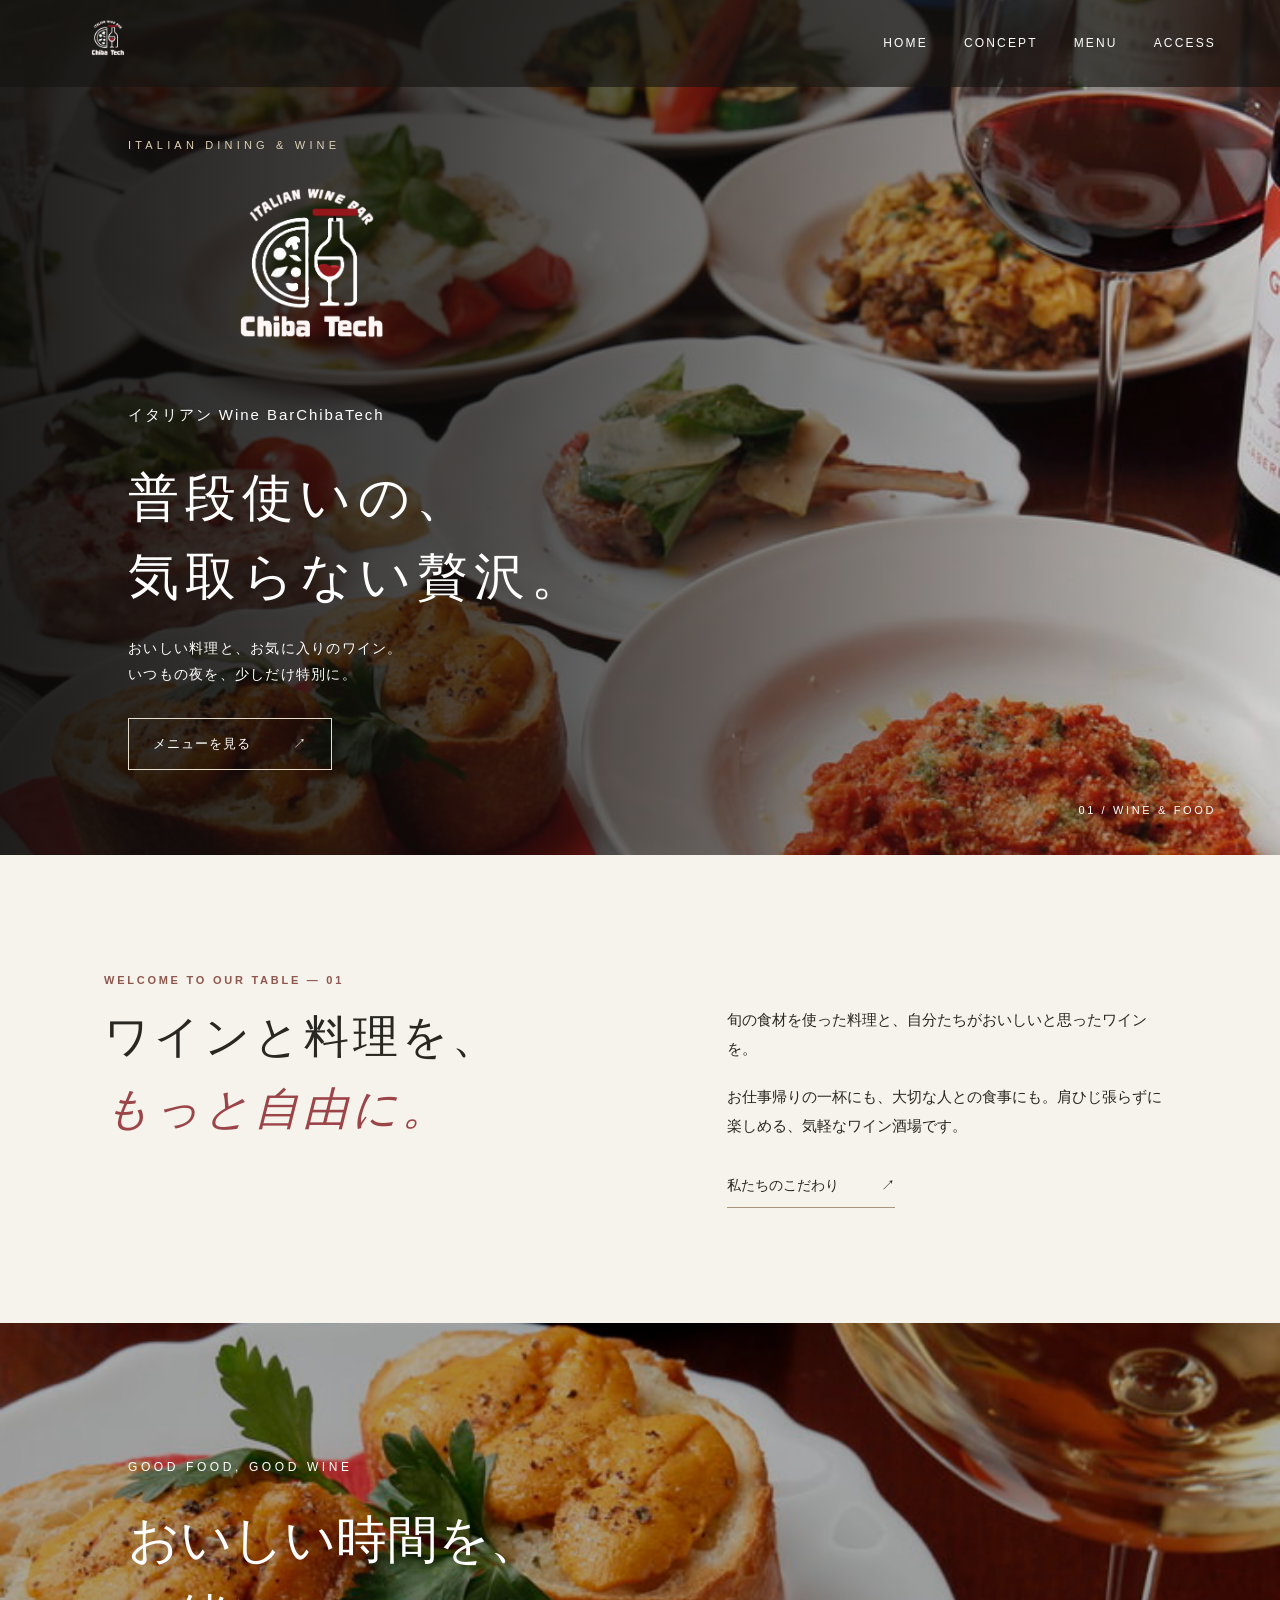
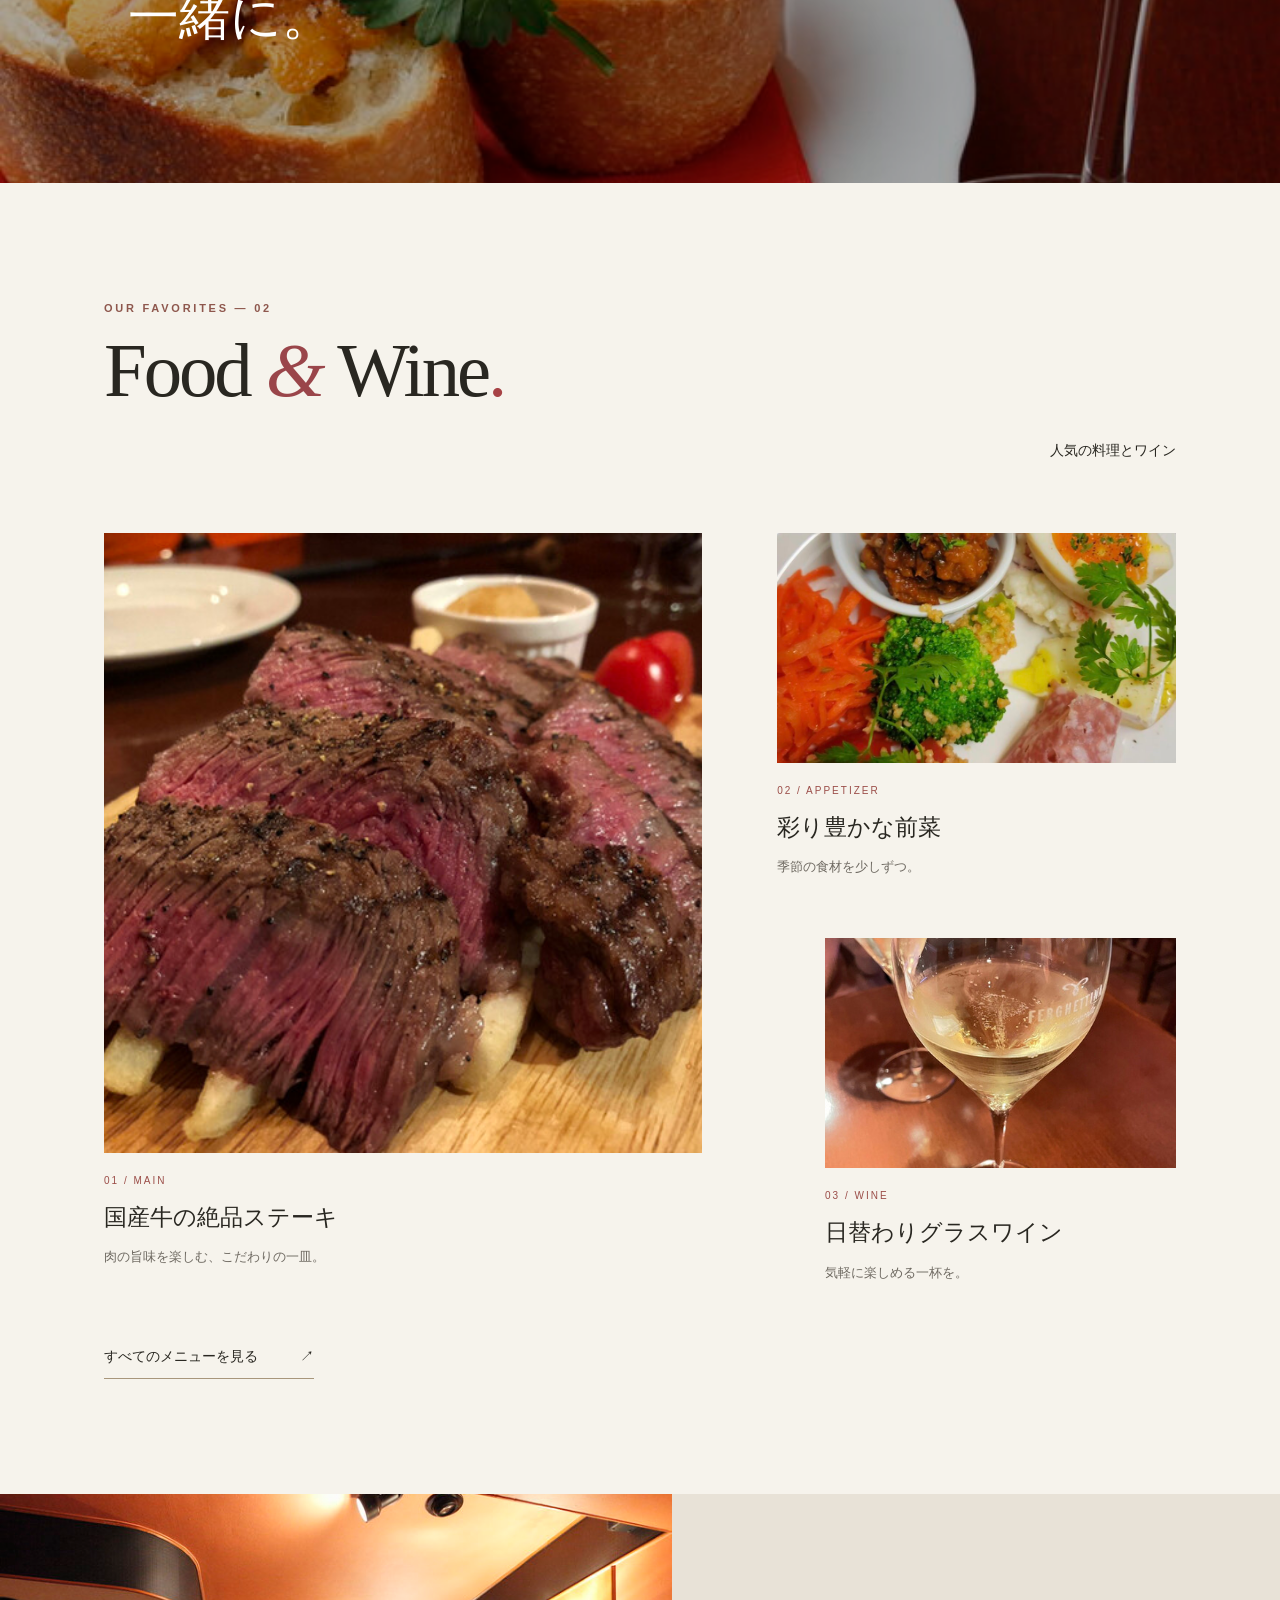
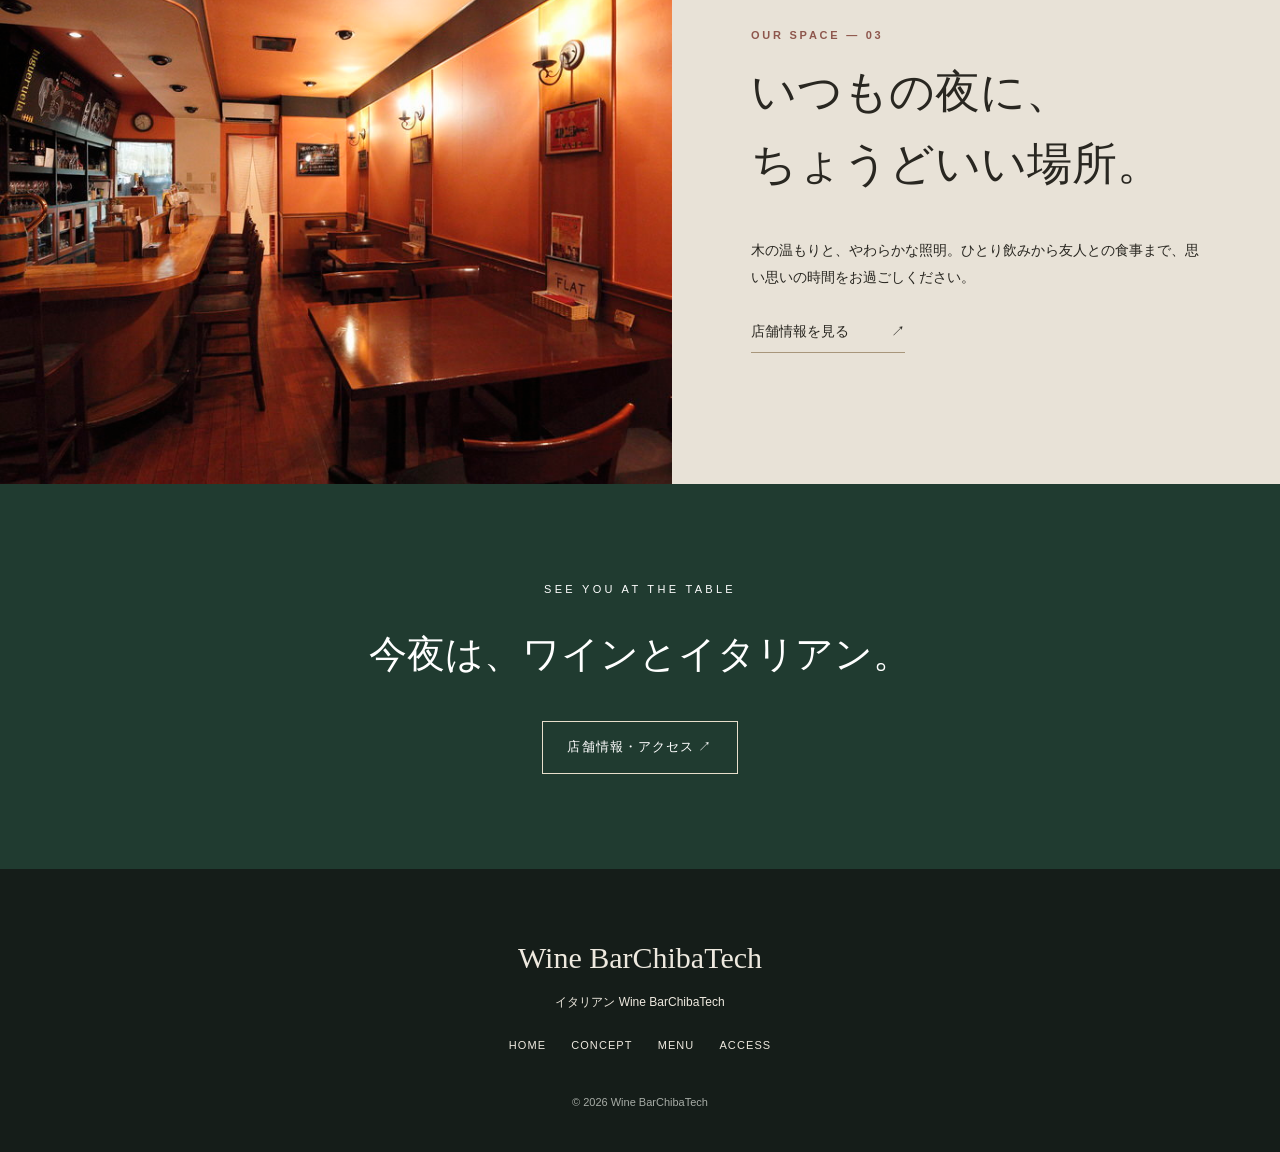
<file: index.html>
<!DOCTYPE html>
<html lang="ja">
<head>
  <meta charset="UTF-8">
  <meta name="viewport" content="width=device-width, initial-scale=1.0">
  <meta name="description" content="イタリアン Wine BarChibaTech。旬の料理とワインを気軽に楽しむワインバー。">
  <title>HOME | イタリアン Wine BarChibaTech</title>
  <link rel="stylesheet" href="style.css">
</head>
<body class="home">
<header class="site-header">
  <a class="header-logo" href="index.html"><img src="images/logo.png" alt="Wine BarChibaTech ロゴ"></a>
  <nav><a href="index.html">HOME</a><a href="concept.html">CONCEPT</a><a href="menu.html">MENU</a><a href="access.html">ACCESS</a></nav>
</header>
<main>
<section class="hero">
  <img class="hero-bg" src="images/こだわり3コース料理.jpg" alt="こだわり3コース料理">
  <div class="hero-shade"></div>
  <div class="hero-content">
    <p class="hero-small">ITALIAN DINING & WINE</p>
    <img class="hero-logo" src="images/logo.png" alt="Wine BarChibaTech">
    <p class="hero-brand">イタリアン Wine BarChibaTech</p>
    <h1>普段使いの、<br>気取らない贅沢。</h1>
    <p class="hero-lead">おいしい料理と、お気に入りのワイン。<br>いつもの夜を、少しだけ特別に。</p>
    <a class="outline-button" href="menu.html">メニューを見る <span>↗</span></a>
  </div>
  <span class="hero-number">01 / WINE & FOOD</span>
</section>
<section class="welcome section-wrap">
  <div class="welcome-title"><p class="eyebrow">WELCOME TO OUR TABLE — 01</p><h2>ワインと料理を、<br><em>もっと自由に。</em></h2></div>
  <div class="welcome-copy"><p>旬の食材を使った料理と、自分たちがおいしいと思ったワインを。</p><p>お仕事帰りの一杯にも、大切な人との食事にも。肩ひじ張らずに楽しめる、気軽なワイン酒場です。</p><a class="arrow-link" href="concept.html">私たちのこだわり <span>↗</span></a></div>
</section>
<section class="photo-band"><img src="images/ワインと人気メニュー.jpg" alt="ワインと料理を囲む食卓"><div><span>GOOD FOOD, GOOD WINE</span><p>おいしい時間を、<br>一緒に。</p></div></section>
<section class="selection section-wrap">
  <div class="section-heading"><div><p class="eyebrow">OUR FAVORITES — 02</p><h2>Food <em>&</em> Wine<span class="red-dot">.</span></h2></div><p>人気の料理とワイン</p></div>
  <div class="feature-grid">
    <a class="feature-card feature-large" href="menu.html"><img src="images/国産業ステーキ2.jpg" alt="国産牛のステーキ"><span class="feature-no">01 / MAIN</span><h3>国産牛の絶品ステーキ</h3><p>肉の旨味を楽しむ、こだわりの一皿。</p></a>
    <a class="feature-card feature-small" href="menu.html"><img src="images/こだわり1.jpg" alt="彩り豊かな前菜盛り合わせ"><span class="feature-no">02 / APPETIZER</span><h3>彩り豊かな前菜</h3><p>季節の食材を少しずつ。</p></a>
    <a class="feature-card feature-small feature-offset" href="menu.html"><img src="images/ワイン2.jpg" alt="グラスワイン"><span class="feature-no">03 / WINE</span><h3>日替わりグラスワイン</h3><p>気軽に楽しめる一杯を。</p></a>
  </div>
  <a class="arrow-link section-end" href="menu.html">すべてのメニューを見る <span>↗</span></a>
</section>
<section class="space-section"><div class="space-photo"><img src="images/内装2.jpg" alt="木のカウンターとテーブルが並ぶ店内"></div><div class="space-copy"><p class="eyebrow">OUR SPACE — 03</p><h2>いつもの夜に、<br>ちょうどいい場所。</h2><p>木の温もりと、やわらかな照明。ひとり飲みから友人との食事まで、思い思いの時間をお過ごしください。</p><a class="arrow-link" href="access.html">店舗情報を見る <span>↗</span></a></div></section>
<section class="bottom-cta"><p>SEE YOU AT THE TABLE</p><h2>今夜は、ワインとイタリアン。</h2><a class="outline-button" href="access.html">店舗情報・アクセス ↗</a></section>
</main>
<footer><div class="footer-brand">Wine BarChibaTech</div><p>イタリアン Wine BarChibaTech</p><div class="footer-links"><a href="index.html">HOME</a><a href="concept.html">CONCEPT</a><a href="menu.html">MENU</a><a href="access.html">ACCESS</a></div><small>© 2026 Wine BarChibaTech</small></footer>
</body>
</html>
</file>
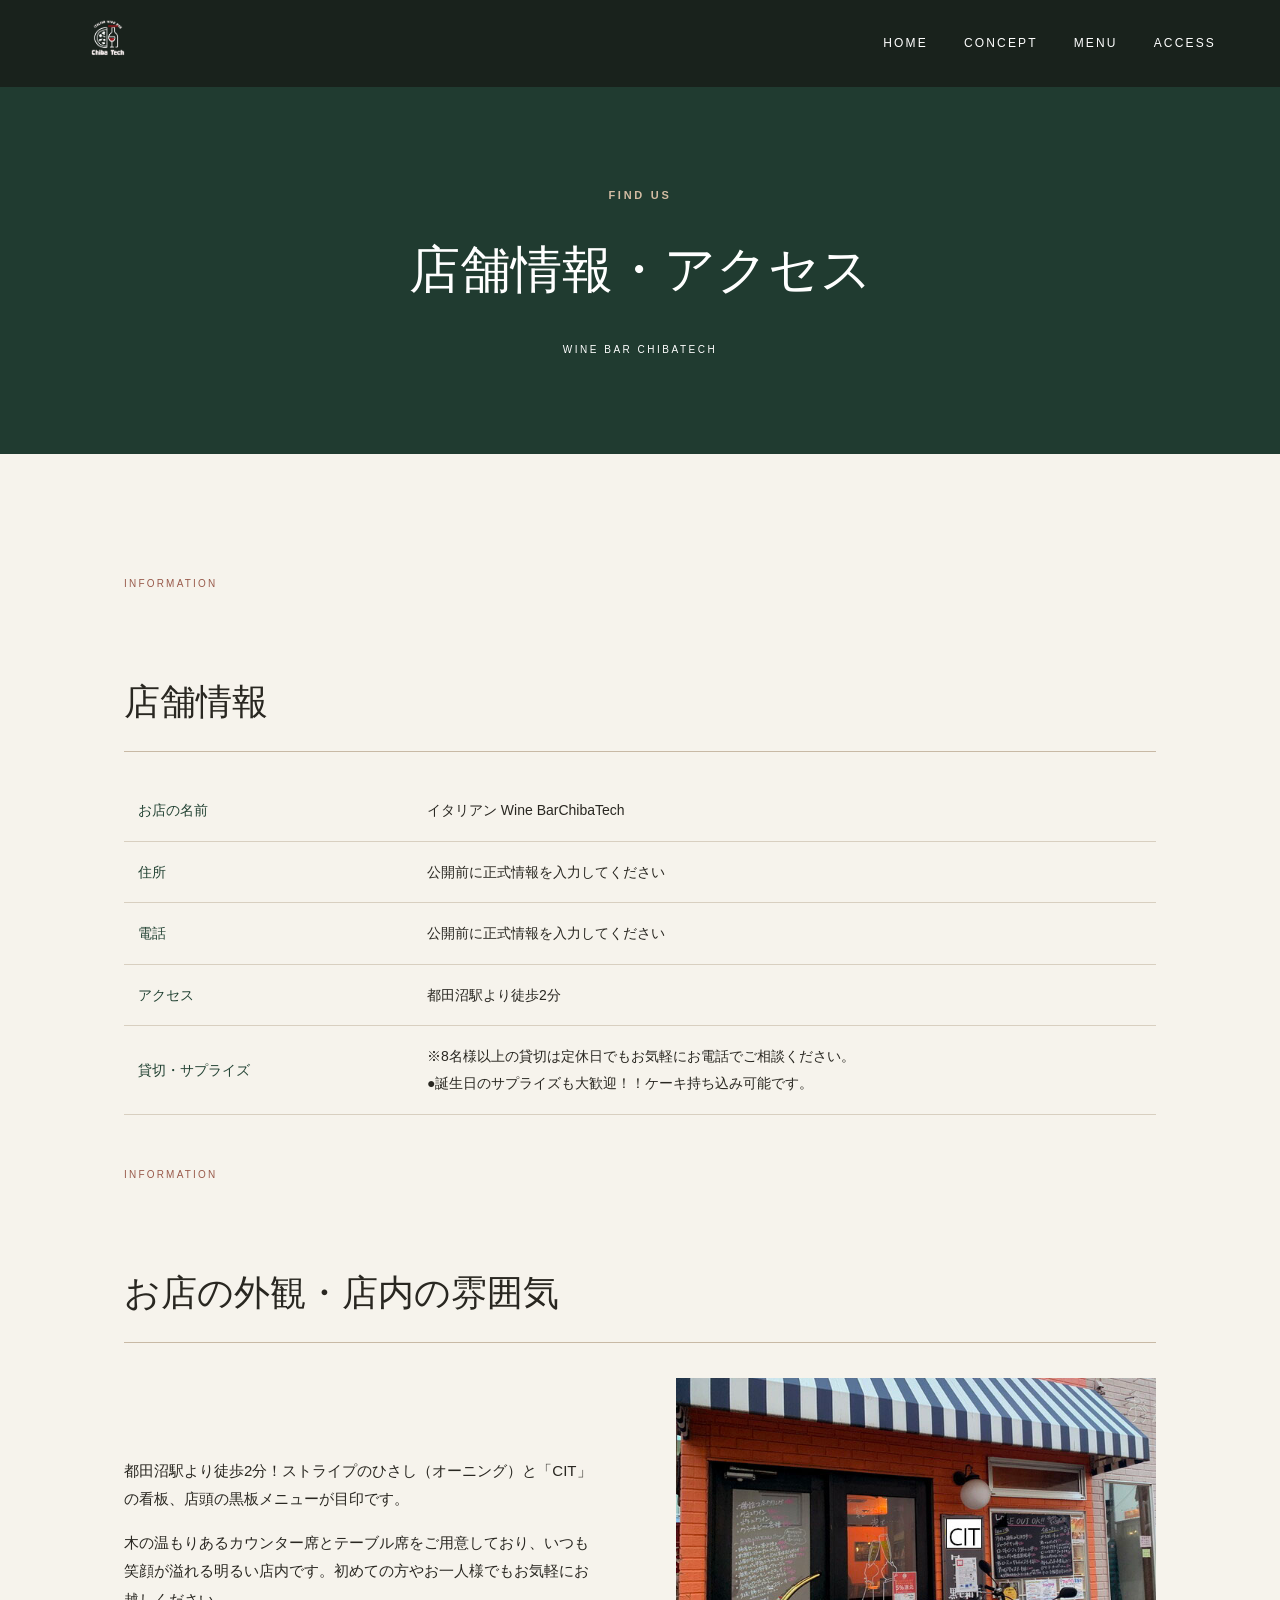
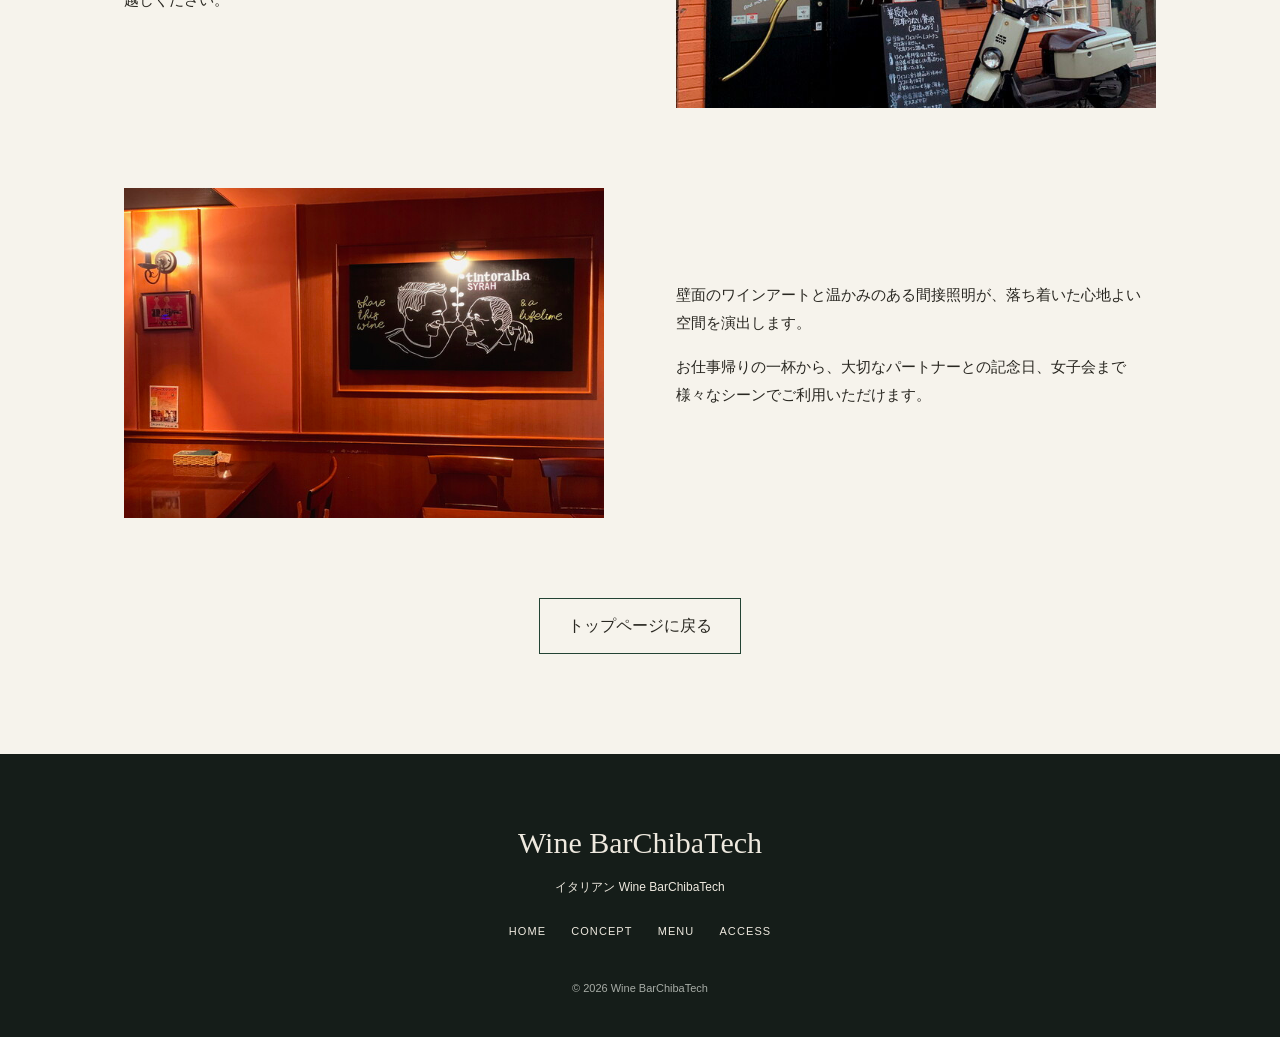
<file: access.html>
<!DOCTYPE html>
<html lang="ja">
<head>
  <meta charset="UTF-8">
  <meta name="viewport" content="width=device-width, initial-scale=1.0">
  <meta name="description" content="イタリアン Wine BarChibaTech。旬の料理とワインを気軽に楽しむワインバー。">
  <title>店舗情報・アクセス | イタリアン Wine BarChibaTech</title>
  <link rel="stylesheet" href="style.css">
</head>
<body class="access">
<header class="site-header">
  <a class="header-logo" href="index.html"><img src="images/logo.png" alt="Wine BarChibaTech ロゴ"></a>
  <nav><a href="index.html">HOME</a><a href="concept.html">CONCEPT</a><a href="menu.html">MENU</a><a href="access.html">ACCESS</a></nav>
</header>
<main><section class="sub-hero"><p class="eyebrow">FIND US</p><h1>店舗情報・アクセス</h1><span>WINE BAR CHIBATECH</span></section><div class="page-content"><div class="container content-shell">
<p class="eyebrow">VISIT US</p><h1>店舗情報・アクセス</h1>
<p class="section-number">INFORMATION</p><h2>店舗情報</h2>
<table>
<tr>
<th>お店の名前</th>
<td>イタリアン Wine BarChibaTech</td>
</tr>
<tr>
<th>住所</th>
<td>公開前に正式情報を入力してください</td>
</tr>
<tr>
<th>電話</th>
<td>公開前に正式情報を入力してください</td>
</tr>
<tr>
<th>アクセス</th>
<td>都田沼駅より徒歩2分</td>
</tr>
<tr>
<th>貸切・サプライズ</th>
<td>
          ※8名様以上の貸切は定休日でもお気軽にお電話でご相談ください。<br/>
          ●誕生日のサプライズも大歓迎！！ケーキ持ち込み可能です。
        </td>
</tr>
</table>
<p class="section-number">INFORMATION</p><h2>お店の外観・店内の雰囲気</h2>
<div class="flex-box">
<div class="flex-text">
<p>都田沼駅より徒歩2分！ストライプのひさし（オーニング）と「CIT」の看板、店頭の黒板メニューが目印です。</p>
<p>木の温もりあるカウンター席とテーブル席をご用意しており、いつも笑顔が溢れる明るい店内です。初めての方やお一人様でもお気軽にお越しください。</p>
</div>
<div class="flex-img">
<img alt="イタリアン CIT 店舗外観" loading="lazy" src="images/外観.jpg"/>
</div>
</div>
<div class="flex-box">
<div class="flex-text">
<p>壁面のワインアートと温かみのある間接照明が、落ち着いた心地よい空間を演出します。</p>
<p>お仕事帰りの一杯から、大切なパートナーとの記念日、女子会まで様々なシーンでご利用いただけます。</p>
</div>
<div class="flex-img">
<img alt="イタリアン CIT 店内のテーブル席" loading="lazy" src="images/内装1.jpg"/>
</div>
</div>
<!-- 戻るボタン -->
<div class="back-btn-area">
<a class="back-btn" href="index.html">トップページに戻る</a>
</div>
</div></div></main>
<footer><div class="footer-brand">Wine BarChibaTech</div><p>イタリアン Wine BarChibaTech</p><div class="footer-links"><a href="index.html">HOME</a><a href="concept.html">CONCEPT</a><a href="menu.html">MENU</a><a href="access.html">ACCESS</a></div><small>© 2026 Wine BarChibaTech</small></footer>
</body>
</html>
</file>
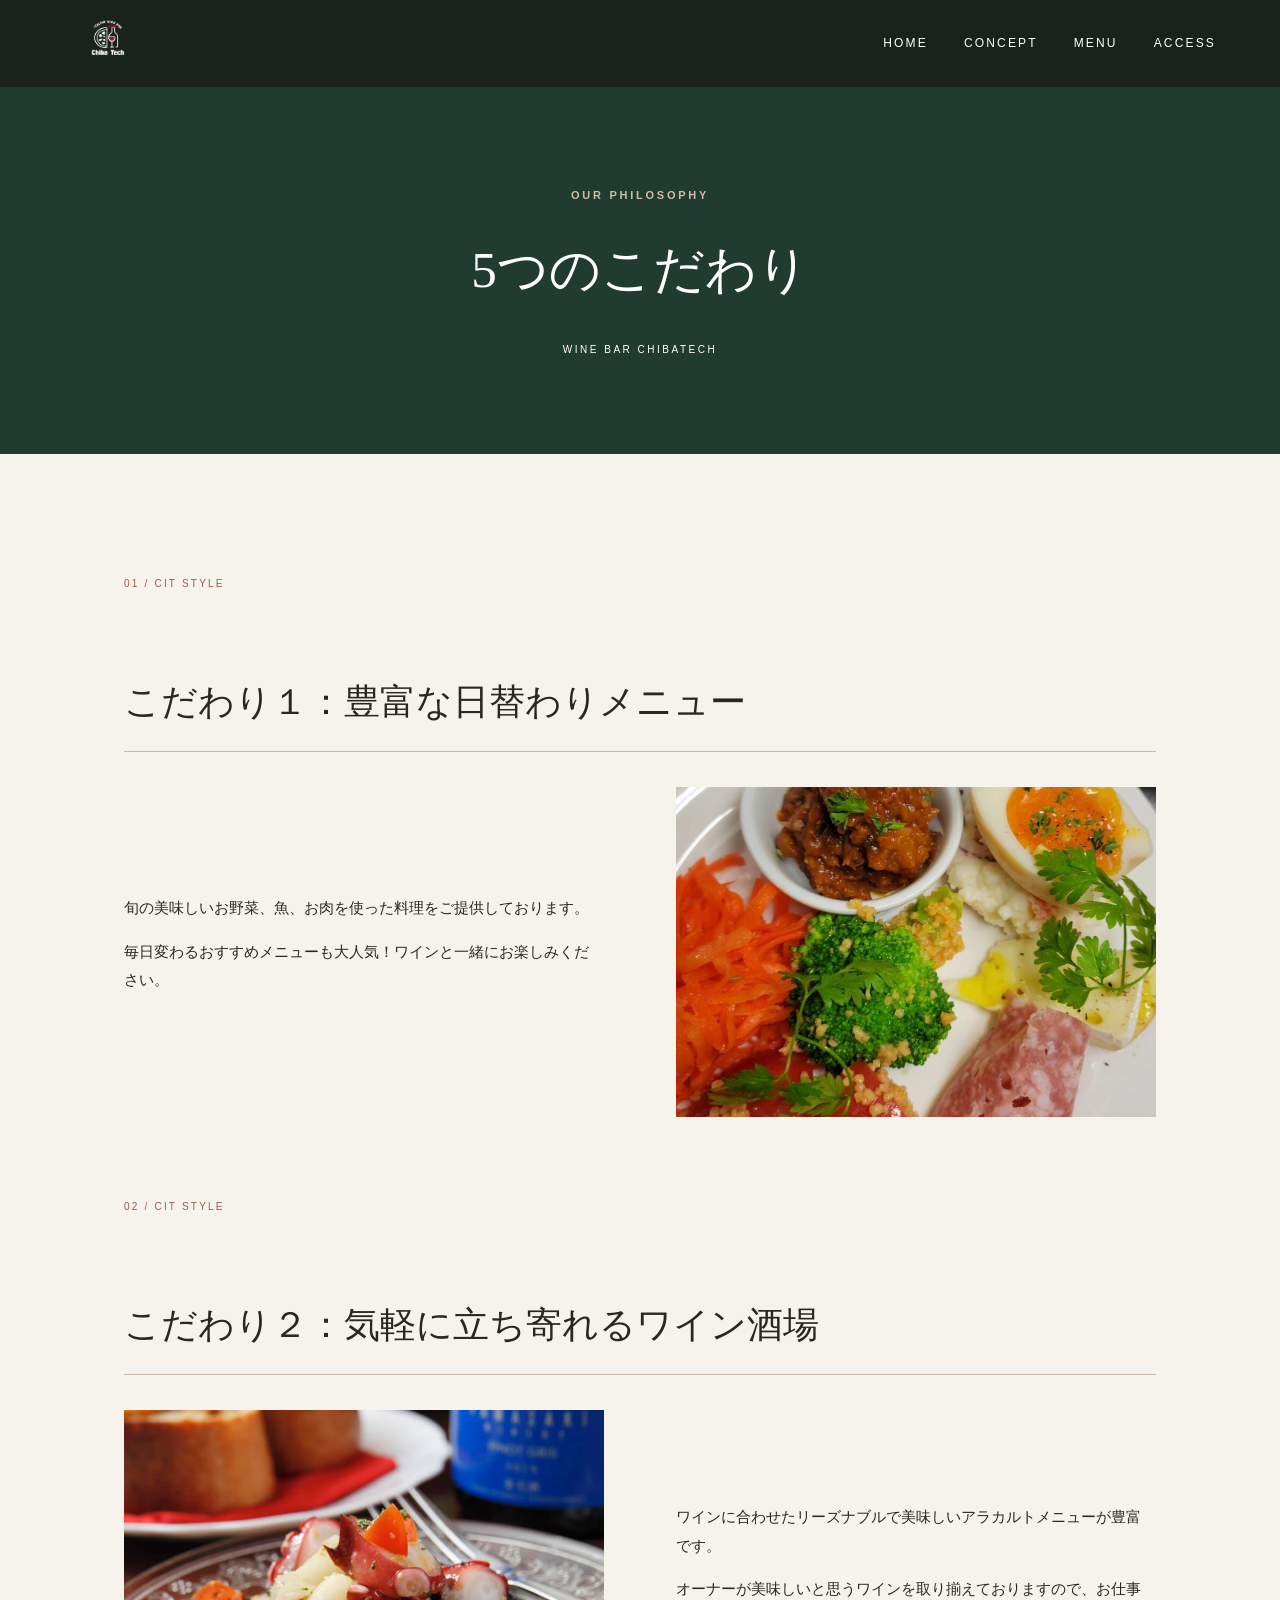
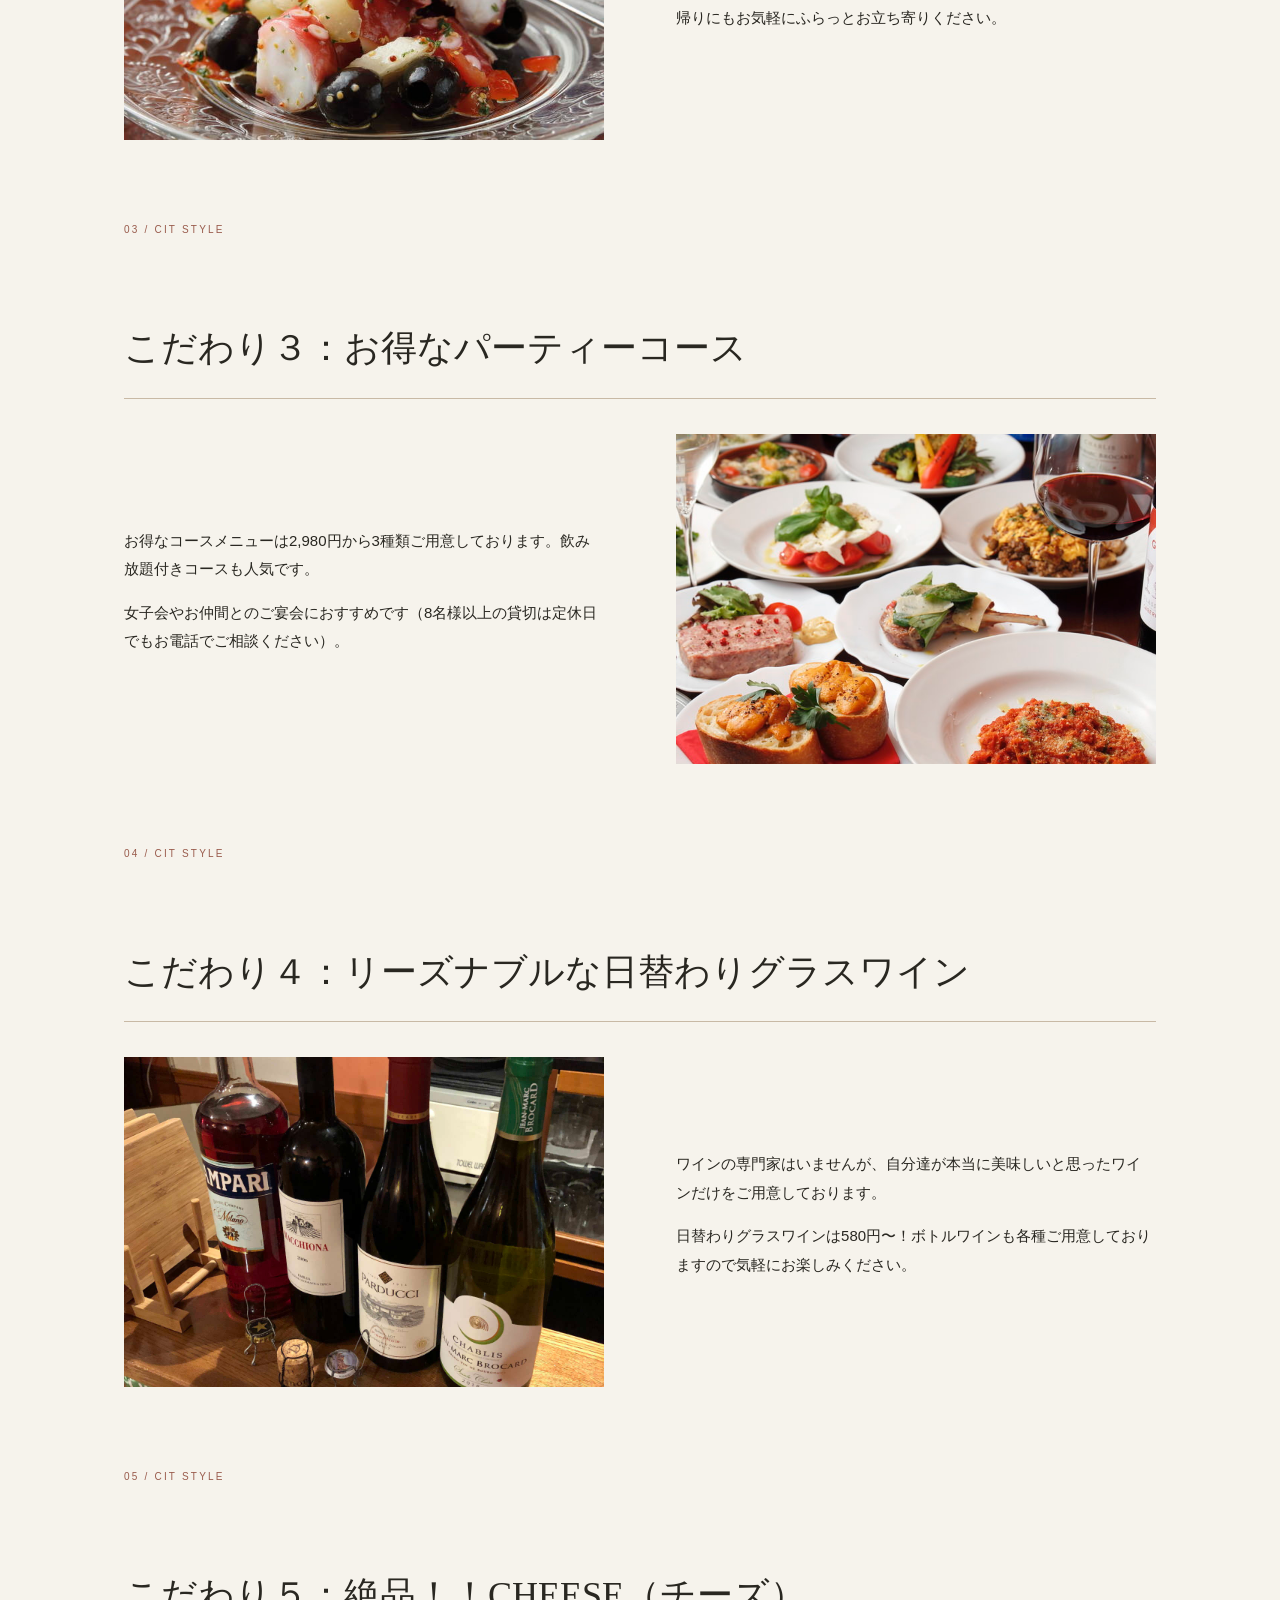
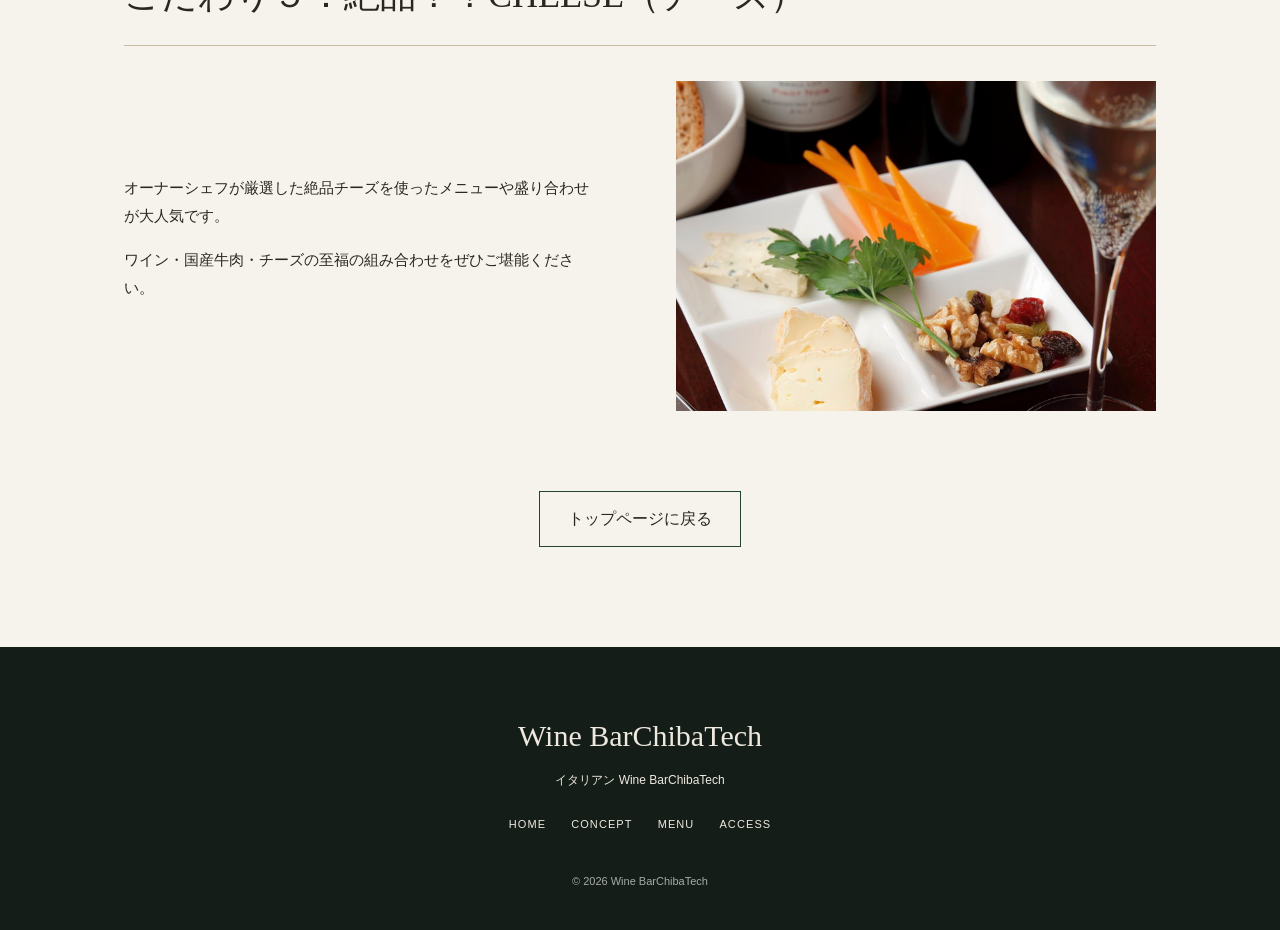
<file: concept.html>
<!DOCTYPE html>
<html lang="ja">
<head>
  <meta charset="UTF-8">
  <meta name="viewport" content="width=device-width, initial-scale=1.0">
  <meta name="description" content="イタリアン Wine BarChibaTech。旬の料理とワインを気軽に楽しむワインバー。">
  <title>5つのこだわり | イタリアン Wine BarChibaTech</title>
  <link rel="stylesheet" href="style.css">
</head>
<body class="concept">
<header class="site-header">
  <a class="header-logo" href="index.html"><img src="images/logo.png" alt="Wine BarChibaTech ロゴ"></a>
  <nav><a href="index.html">HOME</a><a href="concept.html">CONCEPT</a><a href="menu.html">MENU</a><a href="access.html">ACCESS</a></nav>
</header>
<main><section class="sub-hero"><p class="eyebrow">OUR PHILOSOPHY</p><h1>5つのこだわり</h1><span>WINE BAR CHIBATECH</span></section><div class="page-content"><div class="container content-shell">
<p class="eyebrow">OUR PHILOSOPHY</p><h1>イタリアン CIT のこだわり</h1>
<p class="section-number">01 / CIT STYLE</p><h2>こだわり１：豊富な日替わりメニュー</h2>
<div class="flex-box">
<div class="flex-text">
<p>旬の美味しいお野菜、魚、お肉を使った料理をご提供しております。</p>
<p>毎日変わるおすすめメニューも大人気！ワインと一緒にお楽しみください。</p>
</div>
<div class="flex-img">
<img alt="日替わり前菜プレート" loading="lazy" src="images/こだわり1.jpg"/>
</div>
</div>
<p class="section-number">02 / CIT STYLE</p><h2>こだわり２：気軽に立ち寄れるワイン酒場</h2>
<div class="flex-box">
<div class="flex-text">
<p>ワインに合わせたリーズナブルで美味しいアラカルトメニューが豊富です。</p>
<p>オーナーが美味しいと思うワインを取り揃えておりますので、お仕事帰りにもお気軽にふらっとお立ち寄りください。</p>
</div>
<div class="flex-img">
<img alt="タコのマリネと白ワイン" loading="lazy" src="images/こだわり2.jpg"/>
</div>
</div>
<p class="section-number">03 / CIT STYLE</p><h2>こだわり３：お得なパーティーコース</h2>
<div class="flex-box">
<div class="flex-text">
<p>お得なコースメニューは2,980円から3種類ご用意しております。飲み放題付きコースも人気です。</p>
<p>女子会やお仲間とのご宴会におすすめです（8名様以上の貸切は定休日でもお電話でご相談ください）。</p>
</div>
<div class="flex-img">
<img alt="パーティーコース料理" loading="lazy" src="images/こだわり3コース料理.jpg"/>
</div>
</div>
<p class="section-number">04 / CIT STYLE</p><h2>こだわり４：リーズナブルな日替わりグラスワイン</h2>
<div class="flex-box">
<div class="flex-text">
<p>ワインの専門家はいませんが、自分達が本当に美味しいと思ったワインだけをご用意しております。</p>
<p>日替わりグラスワインは580円〜！ボトルワインも各種ご用意しておりますので気軽にお楽しみください。</p>
</div>
<div class="flex-img">
<img alt="厳選ボトルワイン" loading="lazy" src="images/こだわり2または4.jpg"/>
</div>
</div>
<p class="section-number">05 / CIT STYLE</p><h2>こだわり５：絶品！！CHEESE（チーズ）</h2>
<div class="flex-box">
<div class="flex-text">
<p>オーナーシェフが厳選した絶品チーズを使ったメニューや盛り合わせが大人気です。</p>
<p>ワイン・国産牛肉・チーズの至福の組み合わせをぜひご堪能ください。</p>
</div>
<div class="flex-img">
<img alt="厳選チーズ盛り合わせ" loading="lazy" src="images/こだわり5 (2).jpg"/>
</div>
</div>
<!-- 戻るボタン -->
<div class="back-btn-area">
<a class="back-btn" href="index.html">トップページに戻る</a>
</div>
</div></div></main>
<footer><div class="footer-brand">Wine BarChibaTech</div><p>イタリアン Wine BarChibaTech</p><div class="footer-links"><a href="index.html">HOME</a><a href="concept.html">CONCEPT</a><a href="menu.html">MENU</a><a href="access.html">ACCESS</a></div><small>© 2026 Wine BarChibaTech</small></footer>
</body>
</html>
</file>
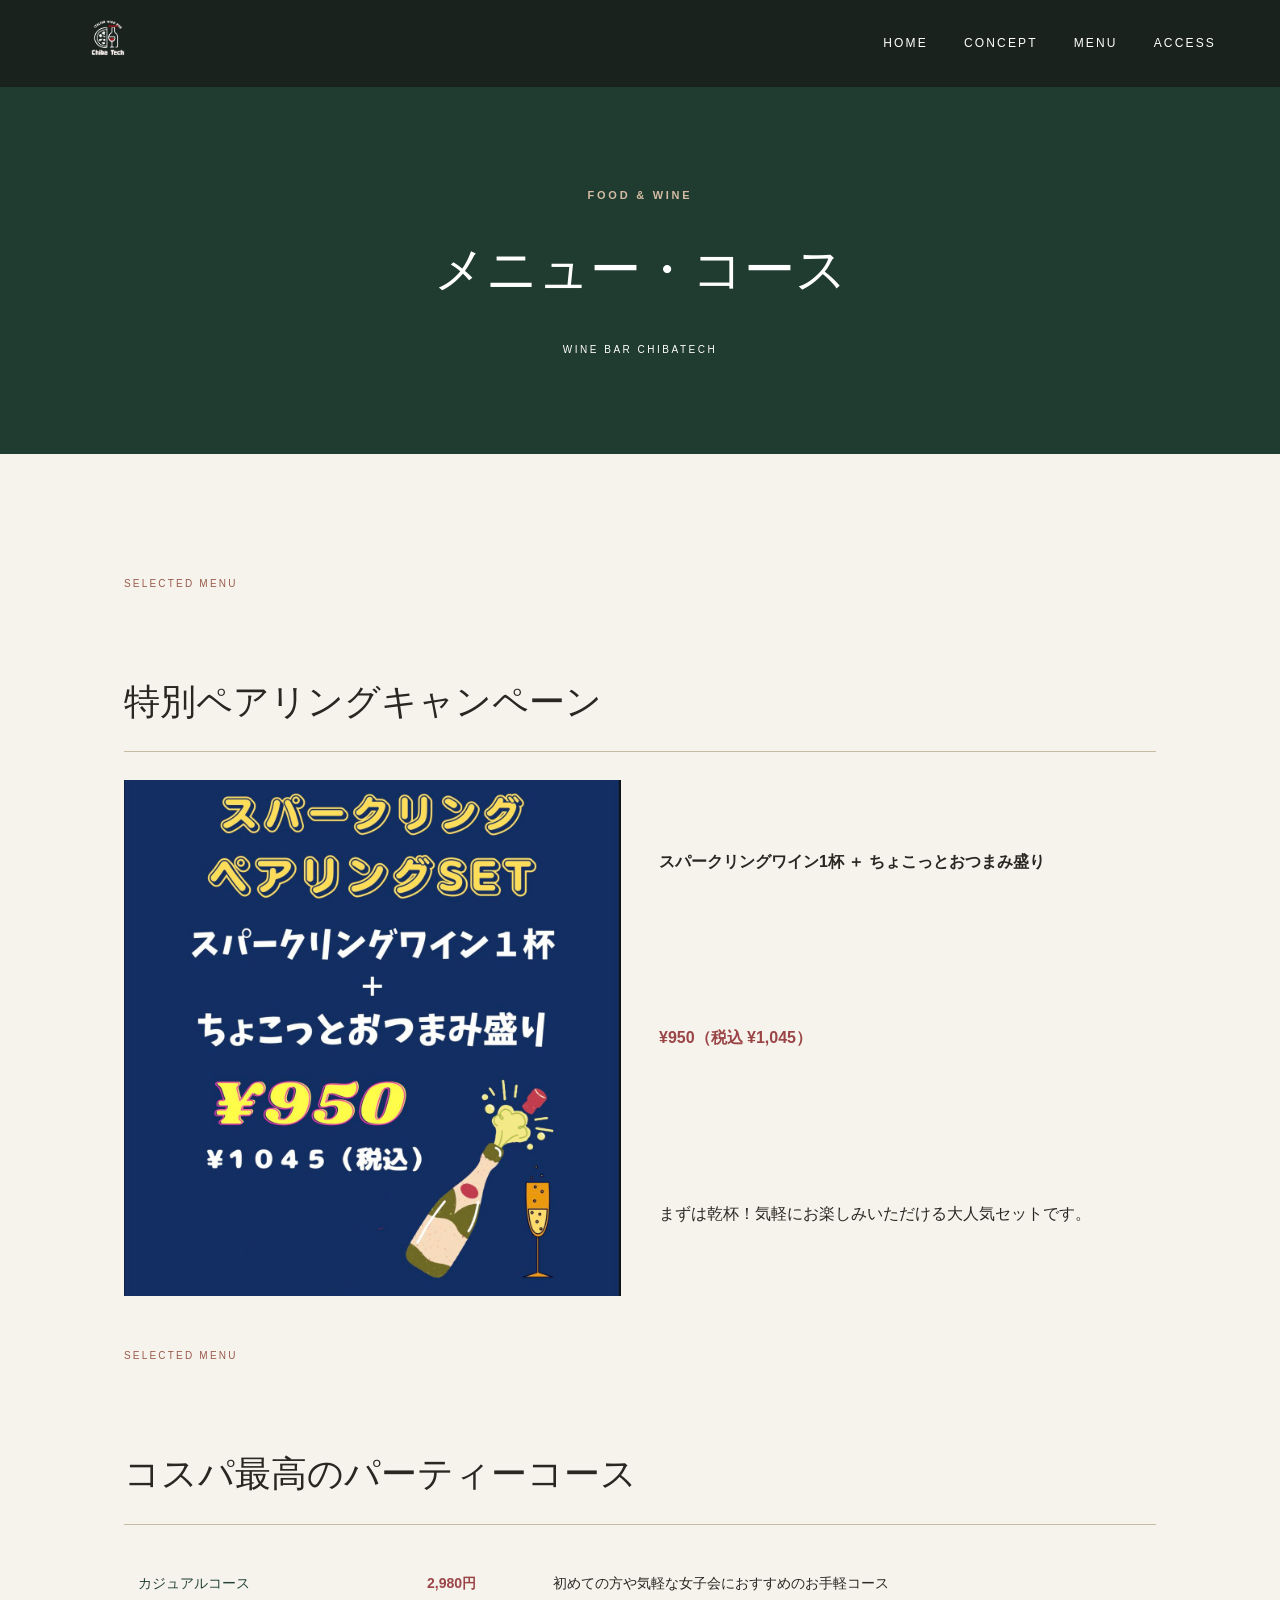
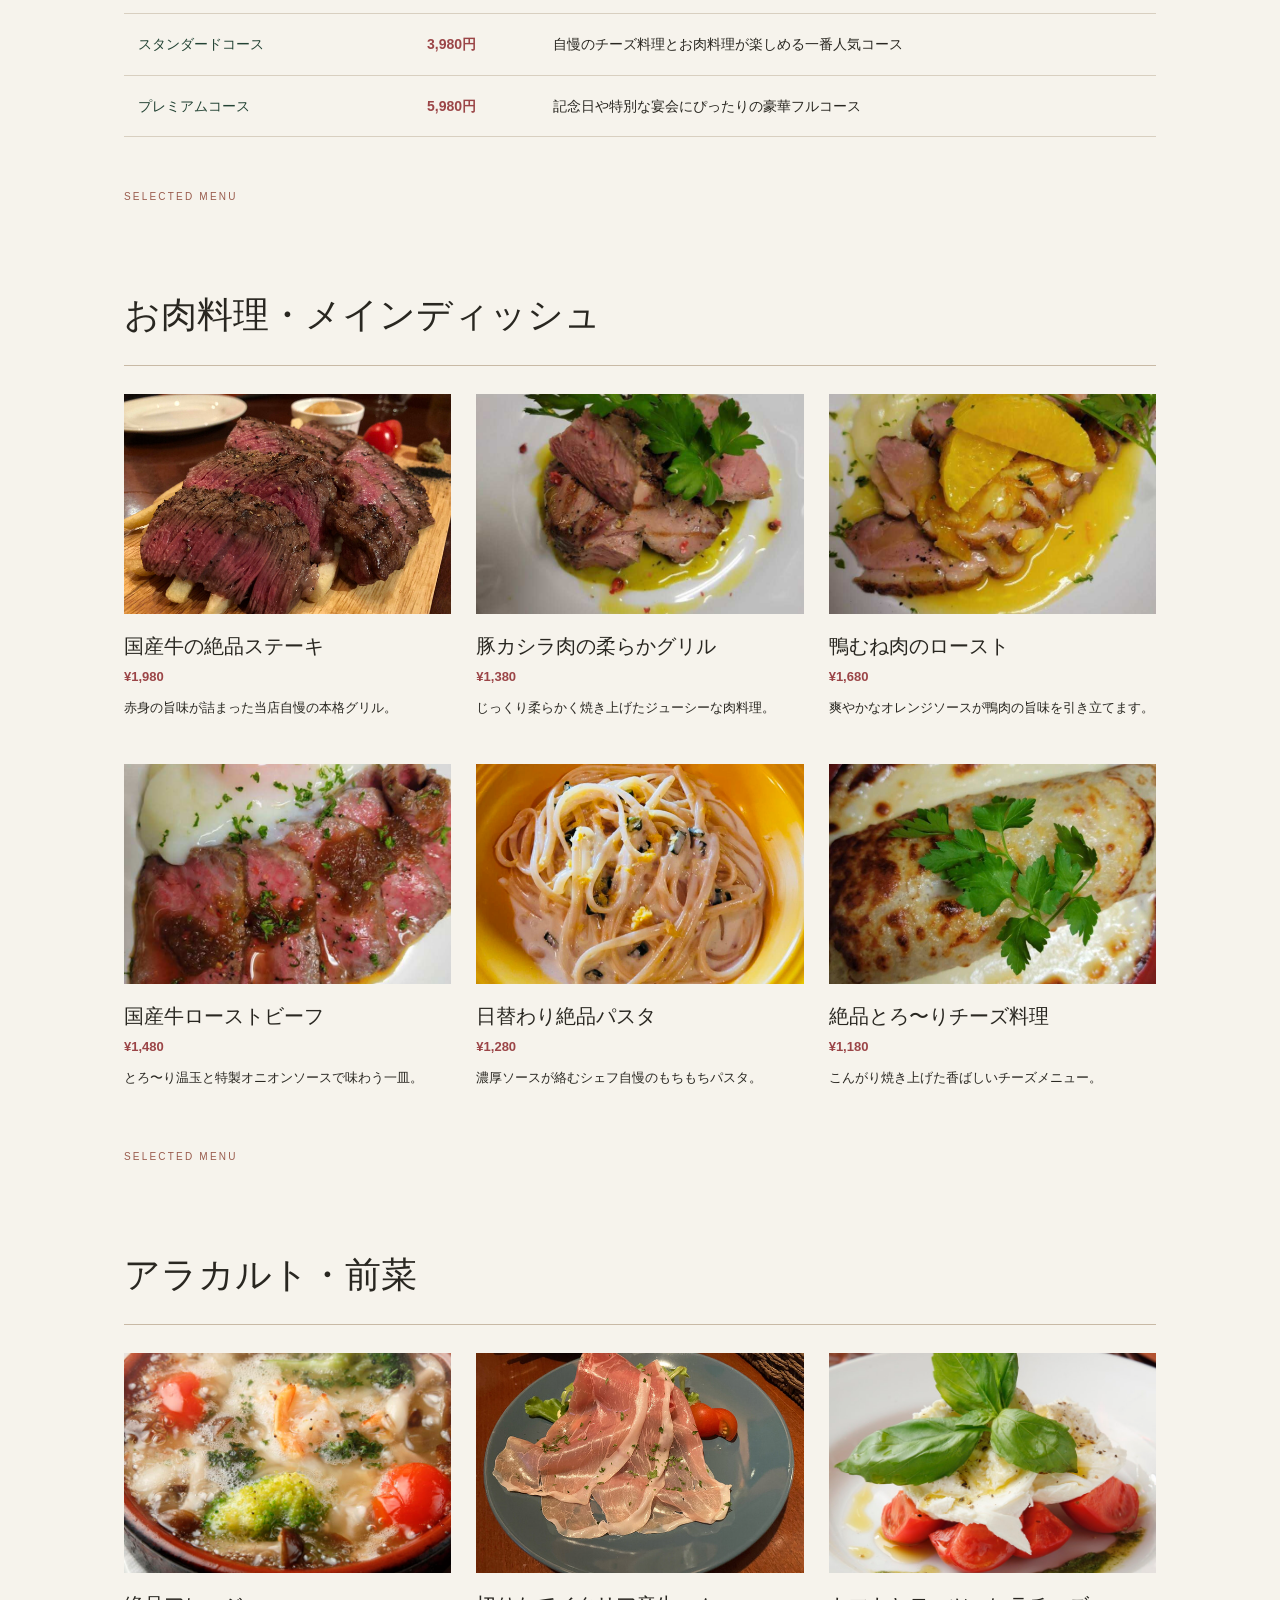
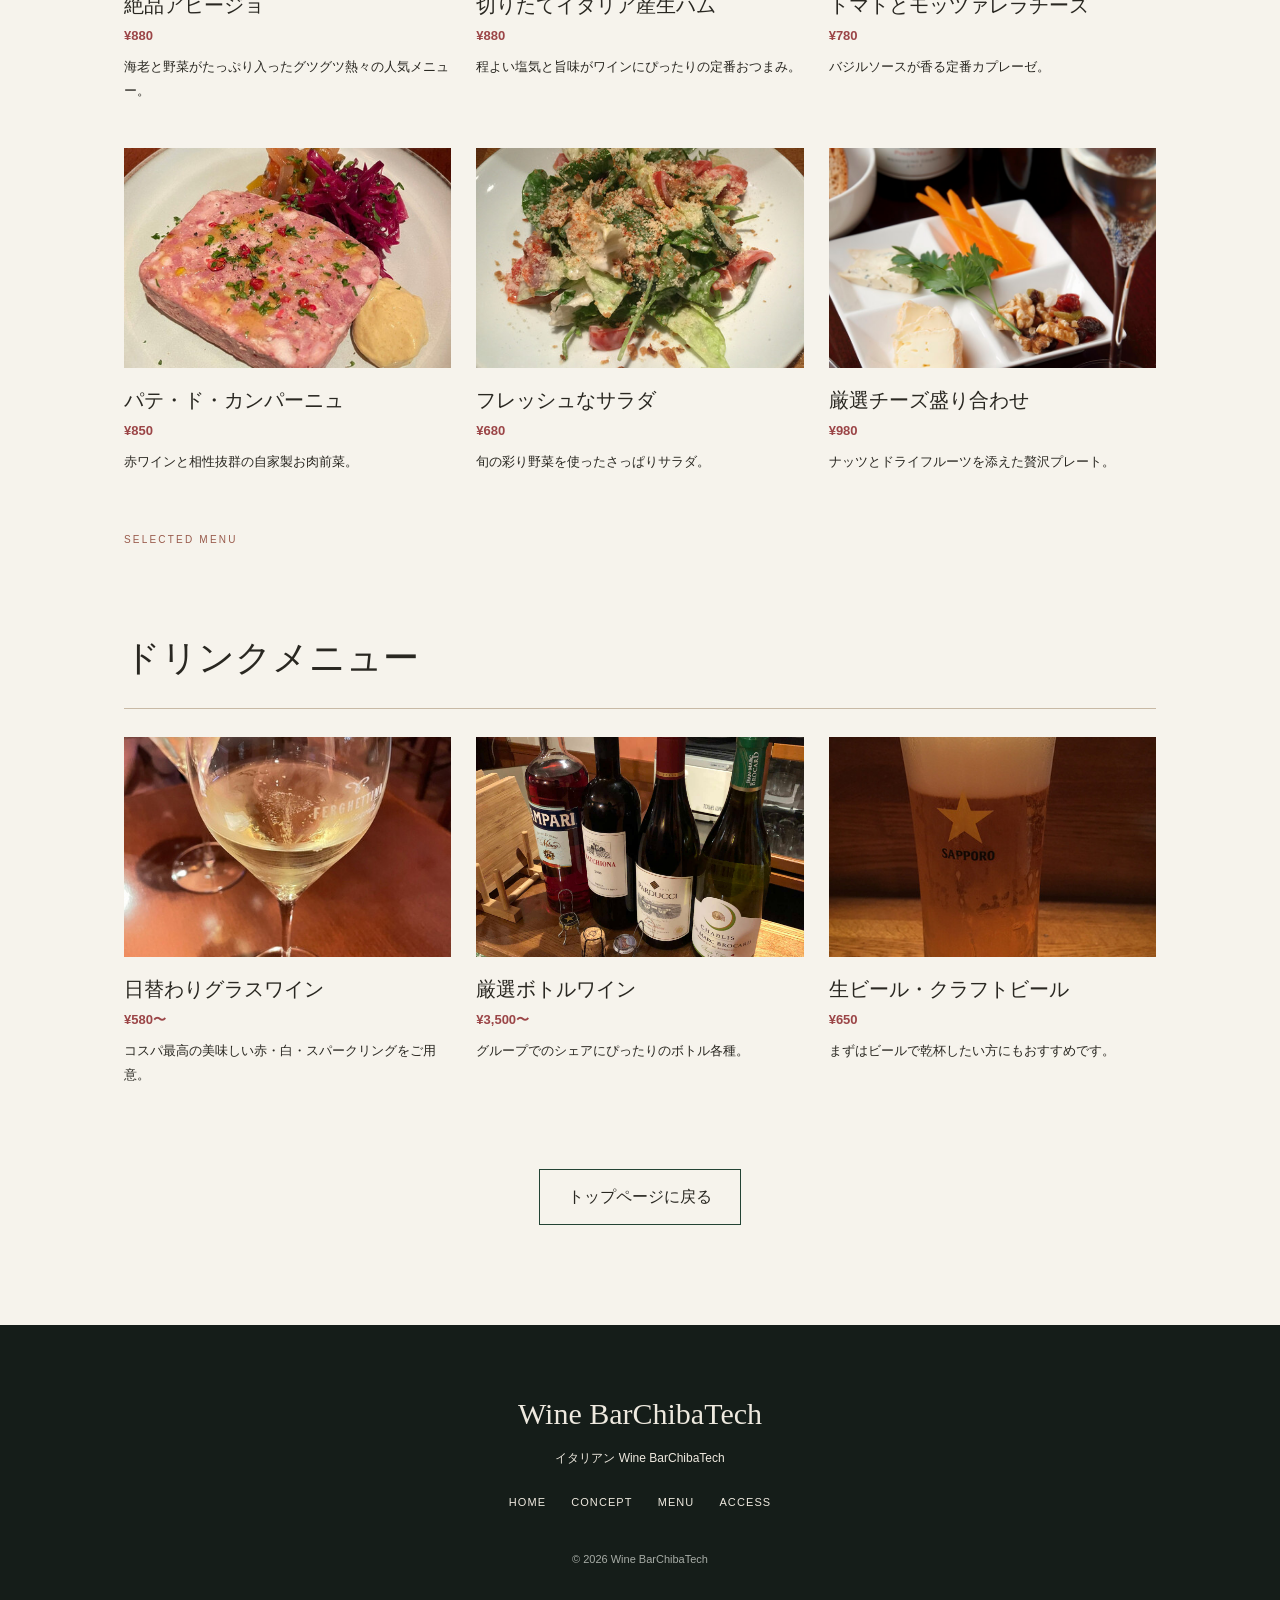
<file: menu.html>
<!DOCTYPE html>
<html lang="ja">
<head>
  <meta charset="UTF-8">
  <meta name="viewport" content="width=device-width, initial-scale=1.0">
  <meta name="description" content="イタリアン Wine BarChibaTech。旬の料理とワインを気軽に楽しむワインバー。">
  <title>メニュー・コース | イタリアン Wine BarChibaTech</title>
  <link rel="stylesheet" href="style.css">
</head>
<body class="menu">
<header class="site-header">
  <a class="header-logo" href="index.html"><img src="images/logo.png" alt="Wine BarChibaTech ロゴ"></a>
  <nav><a href="index.html">HOME</a><a href="concept.html">CONCEPT</a><a href="menu.html">MENU</a><a href="access.html">ACCESS</a></nav>
</header>
<main><section class="sub-hero"><p class="eyebrow">FOOD & WINE</p><h1>メニュー・コース</h1><span>WINE BAR CHIBATECH</span></section><div class="page-content"><div class="container content-shell">
<p class="eyebrow">FOOD &amp; WINE</p><h1>メニュー・パーティーコース</h1>
<p class="section-number">SELECTED MENU</p><h2>特別ペアリングキャンペーン</h2>
<div class="campaign-box">
<img alt="スパークリングペアリングSET" loading="lazy" src="images/こだわり2キャンペーン.jpg"/>
<p><strong>スパークリングワイン1杯 ＋ ちょこっとおつまみ盛り</strong></p>
<p class="price">¥950（税込 ¥1,045）</p>
<p>まずは乾杯！気軽にお楽しみいただける大人気セットです。</p>
</div>
<p class="section-number">SELECTED MENU</p><h2>コスパ最高のパーティーコース</h2>
<table>
<tr>
<th>カジュアルコース</th>
<td><span class="price">2,980円</span></td>
<td>初めての方や気軽な女子会におすすめのお手軽コース</td>
</tr>
<tr>
<th>スタンダードコース</th>
<td><span class="price">3,980円</span></td>
<td>自慢のチーズ料理とお肉料理が楽しめる一番人気コース</td>
</tr>
<tr>
<th>プレミアムコース</th>
<td><span class="price">5,980円</span></td>
<td>記念日や特別な宴会にぴったりの豪華フルコース</td>
</tr>
</table>
<p class="section-number">SELECTED MENU</p><h2>お肉料理・メインディッシュ</h2>
<div class="menu-box">
<div class="menu-item">
<img alt="国産牛ステーキ" loading="lazy" src="images/国産業ステーキ2.jpg"/>
<h3>国産牛の絶品ステーキ</h3>
<p class="price">¥1,980</p>
<p>赤身の旨味が詰まった当店自慢の本格グリル。</p>
</div>
<div class="menu-item">
<img alt="豚カシラ肉の柔らかグリル" loading="lazy" src="images/豚カシラ肉の柔らかグリル.jpg"/>
<h3>豚カシラ肉の柔らかグリル</h3>
<p class="price">¥1,380</p>
<p>じっくり柔らかく焼き上げたジューシーな肉料理。</p>
</div>
<div class="menu-item">
<img alt="鴨むね肉のロースト オレンジソース" loading="lazy" src="images/鴨むね肉のローストオレンジソース.jpg"/>
<h3>鴨むね肉のロースト</h3>
<p class="price">¥1,680</p>
<p>爽やかなオレンジソースが鴨肉の旨味を引き立てます。</p>
</div>
<div class="menu-item">
<img alt="国産牛ローストビーフ オニオンソース" loading="lazy" src="images/国産牛ローストビーフオニオンソース.jpg"/>
<h3>国産牛ローストビーフ</h3>
<p class="price">¥1,480</p>
<p>とろ〜り温玉と特製オニオンソースで味わう一皿。</p>
</div>
<div class="menu-item">
<img alt="日替わり絶品パスタ" loading="lazy" src="images/こだわり1絶品パスタ.jpg"/>
<h3>日替わり絶品パスタ</h3>
<p class="price">¥1,280</p>
<p>濃厚ソースが絡むシェフ自慢のもちもちパスタ。</p>
</div>
<div class="menu-item">
<img alt="絶品チーズ料理" loading="lazy" src="images/こだわり5チーズ料理.jpg"/>
<h3>絶品とろ〜りチーズ料理</h3>
<p class="price">¥1,180</p>
<p>こんがり焼き上げた香ばしいチーズメニュー。</p>
</div>
</div>
<p class="section-number">SELECTED MENU</p><h2>アラカルト・前菜</h2>
<div class="menu-box">
<div class="menu-item">
<img alt="海老とブロッコリーの絶品アヒージョ" loading="lazy" src="images/絶品アヒージョ人気メニュ0.jpg"/>
<h3>絶品アヒージョ</h3>
<p class="price">¥880</p>
<p>海老と野菜がたっぷり入ったグツグツ熱々の人気メニュー。</p>
</div>
<div class="menu-item">
<img alt="イタリア産生ハム" loading="lazy" src="images/生ハム.jpg"/>
<h3>切りたてイタリア産生ハム</h3>
<p class="price">¥880</p>
<p>程よい塩気と旨味がワインにぴったりの定番おつまみ。</p>
</div>
<div class="menu-item">
<img alt="トマトとモッツァレラチーズ" loading="lazy" src="images/トマトとモッツァレラチーズ.jpg"/>
<h3>トマトとモッツァレラチーズ</h3>
<p class="price">¥780</p>
<p>バジルソースが香る定番カプレーゼ。</p>
</div>
<div class="menu-item">
<img alt="パテ・ド・カンパーニュ" loading="lazy" src="images/パテドカンパーニュ.jpg"/>
<h3>パテ・ド・カンパーニュ</h3>
<p class="price">¥850</p>
<p>赤ワインと相性抜群の自家製お肉前菜。</p>
</div>
<div class="menu-item">
<img alt="フレッシュなサラダ" loading="lazy" src="images/フレッシュなサラダ.jpg"/>
<h3>フレッシュなサラダ</h3>
<p class="price">¥680</p>
<p>旬の彩り野菜を使ったさっぱりサラダ。</p>
</div>
<div class="menu-item">
<img alt="厳選チーズ盛り合わせ" loading="lazy" src="images/こだわり5 (2).jpg"/>
<h3>厳選チーズ盛り合わせ</h3>
<p class="price">¥980</p>
<p>ナッツとドライフルーツを添えた贅沢プレート。</p>
</div>
</div>
<p class="section-number">SELECTED MENU</p><h2>ドリンクメニュー</h2>
<div class="menu-box">
<div class="menu-item">
<img alt="樽詰スパークリング・白ワイン" loading="lazy" src="images/ワイン2.jpg"/>
<h3>日替わりグラスワイン</h3>
<p class="price">¥580〜</p>
<p>コスパ最高の美味しい赤・白・スパークリングをご用意。</p>
</div>
<div class="menu-item">
<img alt="ボトルワイン各種" loading="lazy" src="images/こだわり2または4.jpg"/>
<h3>厳選ボトルワイン</h3>
<p class="price">¥3,500〜</p>
<p>グループでのシェアにぴったりのボトル各種。</p>
</div>
<div class="menu-item">
<img alt="生ビール・クラフトビール" loading="lazy" src="images/クラフトビール.jpg"/>
<h3>生ビール・クラフトビール</h3>
<p class="price">¥650</p>
<p>まずはビールで乾杯したい方にもおすすめです。</p>
</div>
</div>
<div class="back-btn-area">
<a class="back-btn" href="index.html">トップページに戻る</a>
</div>
</div></div></main>
<footer><div class="footer-brand">Wine BarChibaTech</div><p>イタリアン Wine BarChibaTech</p><div class="footer-links"><a href="index.html">HOME</a><a href="concept.html">CONCEPT</a><a href="menu.html">MENU</a><a href="access.html">ACCESS</a></div><small>© 2026 Wine BarChibaTech</small></footer>
</body>
</html>
</file>
<file: style.css>
@charset "UTF-8";

* { box-sizing: border-box; }
html { scroll-behavior: smooth; }
body { margin: 0; color: #292721; background: #f6f3ec; font-family: "Yu Gothic", "Hiragino Kaku Gothic ProN", sans-serif; line-height: 1.9; }
img { max-width: 100%; display: block; }
a { color: inherit; text-decoration: none; }
h1,h2,h3,p { margin-top: 0; }
h1,h2,h3 { font-weight: 500; }
h1,h2 { font-family: "Yu Mincho", "Hiragino Mincho ProN", serif; }
em { font-weight: normal; }
.site-header { position: absolute; top: 0; left: 0; width: 100%; z-index: 10; display: flex; align-items: center; justify-content: space-between; padding: 16px 5%; background: rgba(22,20,18,.65); color: #fff; }
.header-logo img { width: 86px; height: 55px; object-fit: contain; }
.site-header nav { display: flex; gap: 36px; }
.site-header nav a { font-size: 12px; letter-spacing: .18em; padding: 8px 0; border-bottom: 1px solid transparent; }
.site-header nav a:hover { border-color: #d6c5a2; }

.hero { position: relative; min-height: 760px; height: 95vh; max-height: 1050px; background: #1b1511; color: white; overflow: hidden; display: flex; align-items: center; }
.hero-bg { position: absolute; inset: 0; width: 100%; height: 100%; object-fit: cover; object-position: 55% 50%; }
.hero-shade { position: absolute; inset: 0; background: linear-gradient(90deg,rgba(10,9,8,.90) 0%,rgba(10,9,8,.72) 36%,rgba(10,9,8,.17) 100%); }
.hero-content { position: relative; z-index: 1; width: min(620px, 90%); margin-left: 10%; padding: 105px 0 55px; }
.hero-small { font-size: 11px; letter-spacing: .38em; color: #ded2b7; margin-bottom: 15px; }
.hero-logo { width: min(380px, 78%); height: 235px; object-fit: contain; object-position: left center; margin: 0 0 0 -10px; }
.hero-brand { font-size: 15px; letter-spacing: .13em; margin: -4px 0 28px; }
.hero h1 { font-size: clamp(36px, 4vw, 66px); line-height: 1.55; letter-spacing: .12em; margin-bottom: 18px; }
.hero h1 em { color: #e6d4b1; }
.hero-lead { font-size: 14px; letter-spacing: .09em; margin-bottom: 30px; }
.outline-button { display: inline-flex; align-items: center; justify-content: space-between; gap: 42px; border: 1px solid #e8dfcc; padding: 13px 24px; font-size: 13px; letter-spacing: .08em; transition: .2s; }
.outline-button:hover { background: #f5efe2; color: #28231c; }
.hero-number { position: absolute; bottom: 34px; right: 5%; font-size: 11px; letter-spacing: .24em; z-index: 1; }

.section-wrap { max-width: 1200px; padding: 115px 5%; margin: auto; }
.eyebrow { font-size: 11px; letter-spacing: .25em; color: #8e574d; font-family: Arial,sans-serif; font-weight: bold; }
.arrow-link { display: inline-flex; gap: 42px; border-bottom: 1px solid #a8967b; padding-bottom: 8px; font-size: 14px; }
.arrow-link:hover { color: #8b373b; }
.welcome { display: grid; grid-template-columns: 1.15fr 1fr; gap: 10%; }
.welcome h2 { font-size: clamp(32px, 3.5vw, 50px); line-height: 1.6; letter-spacing: .09em; }
.welcome h2 em { color: #9c4548; }
.welcome-copy { padding-top: 36px; font-size: 15px; }
.welcome-copy p { margin-bottom: 20px; }
.welcome-copy .arrow-link { margin-top: 12px; }

.photo-band { height: 460px; position: relative; overflow: hidden; background: #261a14; }
.photo-band img { width: 100%; height: 100%; object-fit: cover; object-position: center 48%; filter: brightness(.67); }
.photo-band div { position: absolute; left: 10%; top: 28%; color: white; }
.photo-band span { font-size: 12px; letter-spacing: .3em; }
.photo-band p { font-family: "Yu Mincho",serif; font-size: clamp(32px,4vw,56px); line-height: 1.5; margin-top: 20px; }

.section-heading { display: flex; justify-content: space-between; align-items: end; margin-bottom: 55px; }
.section-heading h2 { font-family: Georgia,serif; font-size: clamp(44px,6vw,78px); line-height: 1.1; letter-spacing: -.04em; }
.section-heading h2 em { color: #9a454a; }
.red-dot { color: #a74245; }
.section-heading > p { font-size: 14px; }
.feature-grid { display: grid; grid-template-columns: 1.2fr .8fr; gap: 45px 7%; align-items: start; }
.feature-card { display: block; }
.feature-card img { width: 100%; height: 310px; object-fit: cover; transition: transform .3s; }
.feature-card:hover img { transform: scale(1.015); }
.feature-large { grid-row: span 2; }
.feature-large img { height: 620px; }
.feature-small img { height: 230px; }
.feature-offset { margin-left: 12%; }
.feature-no { display: block; color: #9b4d48; font-size: 10px; letter-spacing: .2em; margin-top: 18px; }
.feature-card h3 { font-family: "Yu Mincho",serif; font-size: 23px; margin: 6px 0; }
.feature-card p { color: #6f6a62; font-size: 13px; }
.section-end { margin-top: 45px; }

.space-section { display: grid; grid-template-columns: 1.05fr .95fr; background: #e8e2d7; }
.space-photo img { width: 100%; height: 590px; object-fit: cover; }
.space-copy { align-self: center; padding: 60px 13%; }
.space-copy h2 { font-size: clamp(30px,3.5vw,48px); line-height: 1.6; }
.space-copy > p:not(.eyebrow) { font-size: 14px; margin: 25px 0; }
.bottom-cta { background: #203b30; color: white; padding: 95px 20px; text-align: center; }
.bottom-cta > p { font-size: 11px; letter-spacing: .3em; }
.bottom-cta h2 { font-size: clamp(26px,3vw,43px); margin: 18px 0 30px; }

.sub-hero { padding: 185px 5% 90px; text-align: center; background: #203b30; color: white; }
.sub-hero .eyebrow { color: #d3bca3; }
.sub-hero h1 { font-size: clamp(32px,4vw,55px); margin: 15px 0; }
.sub-hero span { font-size: 10px; letter-spacing: .25em; }
.page-content { max-width: 1160px; padding: 70px 5% 100px; margin: auto; }
.content-shell { width: 100%; }
.content-shell > h1 { display: none; }
.content-shell h2 { font-size: clamp(25px,3vw,36px); padding: 0 0 15px; margin: 75px 0 28px; border-bottom: 1px solid #c8b9a5; }
.content-shell .eyebrow { display: none; }
.content-shell .section-number { font-size: 10px; color: #995b4c; letter-spacing: .22em; margin-top: 50px; }
.flex-box { display: flex; align-items: center; gap: 7%; margin: 35px 0 80px; }
.flex-box:nth-of-type(even) { flex-direction: row-reverse; }
.flex-text { flex: 1; font-size: 15px; }
.flex-img { flex: 1; }
.flex-img img { width: 100%; height: 330px; object-fit: cover; }
.menu-box { display: grid; grid-template-columns: repeat(3,1fr); gap: 38px 25px; }
.menu-item img { width: 100%; height: 220px; object-fit: cover; }
.menu-item h3 { font-family: "Yu Mincho",serif; font-size: 20px; margin: 13px 0 0; }
.menu-item p { font-size: 13px; margin-bottom: 6px; }
.price { color: #9b4547; font-weight: bold; }
.campaign-box { display: grid; grid-template-columns: 1fr 1fr; gap: 12px 38px; align-items: center; }
.campaign-box img {grid-row: span 3; width: 100%; height: auto; object-fit: contain; }
.campaign-box p { margin: 0; }
table { width: 100%; border-collapse: collapse; margin: 20px 0 50px; }
th,td { border-bottom: 1px solid #d8cfc0; padding: 17px 14px; text-align: left; font-size: 14px; }
th { width: 28%; font-weight: 500; color: #234334; }
.back-btn-area { text-align: center; margin-top: 75px; }
.back-btn { display: inline-block; border: 1px solid #234334; padding: 12px 28px; }

footer { background: #151d19; color: #eee9df; text-align: center; padding: 60px 20px 35px; }
.footer-brand { font-family: Georgia,serif; font-size: 30px; }
footer p { font-size: 12px; margin: 5px 0 22px; }
.footer-links { display: flex; justify-content: center; gap: 25px; margin-bottom: 30px; font-size: 11px; letter-spacing: .1em; }
footer small { font-size: 11px; color: #a7aca6; }

@media (max-width: 750px) {
  .site-header { padding: 10px 4%; gap: 10px; }
  .header-logo img { width: 58px; height: 46px; }
  .site-header nav { gap: 12px; }
  .site-header nav a { font-size: 9px; letter-spacing: .02em; }
  .hero { height: auto; min-height: 740px; }
  .hero-bg { object-position: 58% center; }
  .hero-shade { background: linear-gradient(90deg,rgba(10,9,8,.85),rgba(10,9,8,.35)); }
  .hero-content { margin-left: 6%; width: 88%; padding-top: 120px; }
  .hero-logo { width: 270px; height: 190px; }
  .hero h1 { font-size: 37px; }
  .hero-brand { font-size: 12px; }
  .section-wrap { padding: 75px 6%; }
  .welcome { grid-template-columns: 1fr; gap: 10px; }
  .welcome-copy { padding-top: 0; }
  .photo-band { height: 330px; }
  .photo-band div { left: 7%; top: 24%; }
  .section-heading { align-items: start; flex-direction: column; gap: 5px; }
  .feature-grid { grid-template-columns: 1fr 1fr; gap: 35px 15px; }
  .feature-large { grid-column: span 2; grid-row: auto; }
  .feature-large img { height: 380px; }
  .feature-small img { height: 190px; }
  .feature-offset { margin-left: 0; }
  .feature-card h3 { font-size: 18px; }
  .space-section { grid-template-columns: 1fr; }
  .space-photo img { height: 350px; }
  .space-copy { padding: 60px 7%; }
  .sub-hero { padding-top: 135px; }
  .page-content { padding: 35px 6% 75px; }
  .flex-box,.flex-box:nth-of-type(even) { flex-direction: column-reverse; gap: 20px; align-items: stretch; }
  .flex-img img { height: 270px; }
  .menu-box { grid-template-columns: repeat(2,1fr); gap: 25px 14px; }
  .menu-item img { height: 165px; }
  .menu-item h3 { font-size: 17px; }
  .campaign-box { display: block; }
  .campaign-box img { height: auto; margin-bottom: 18px; }
  .campaign-box p { margin-bottom: 12px; }
  th,td { padding: 12px 8px; font-size: 12px; }
}
@media (prefers-reduced-motion: reduce) { html { scroll-behavior: auto; } }
</file>
